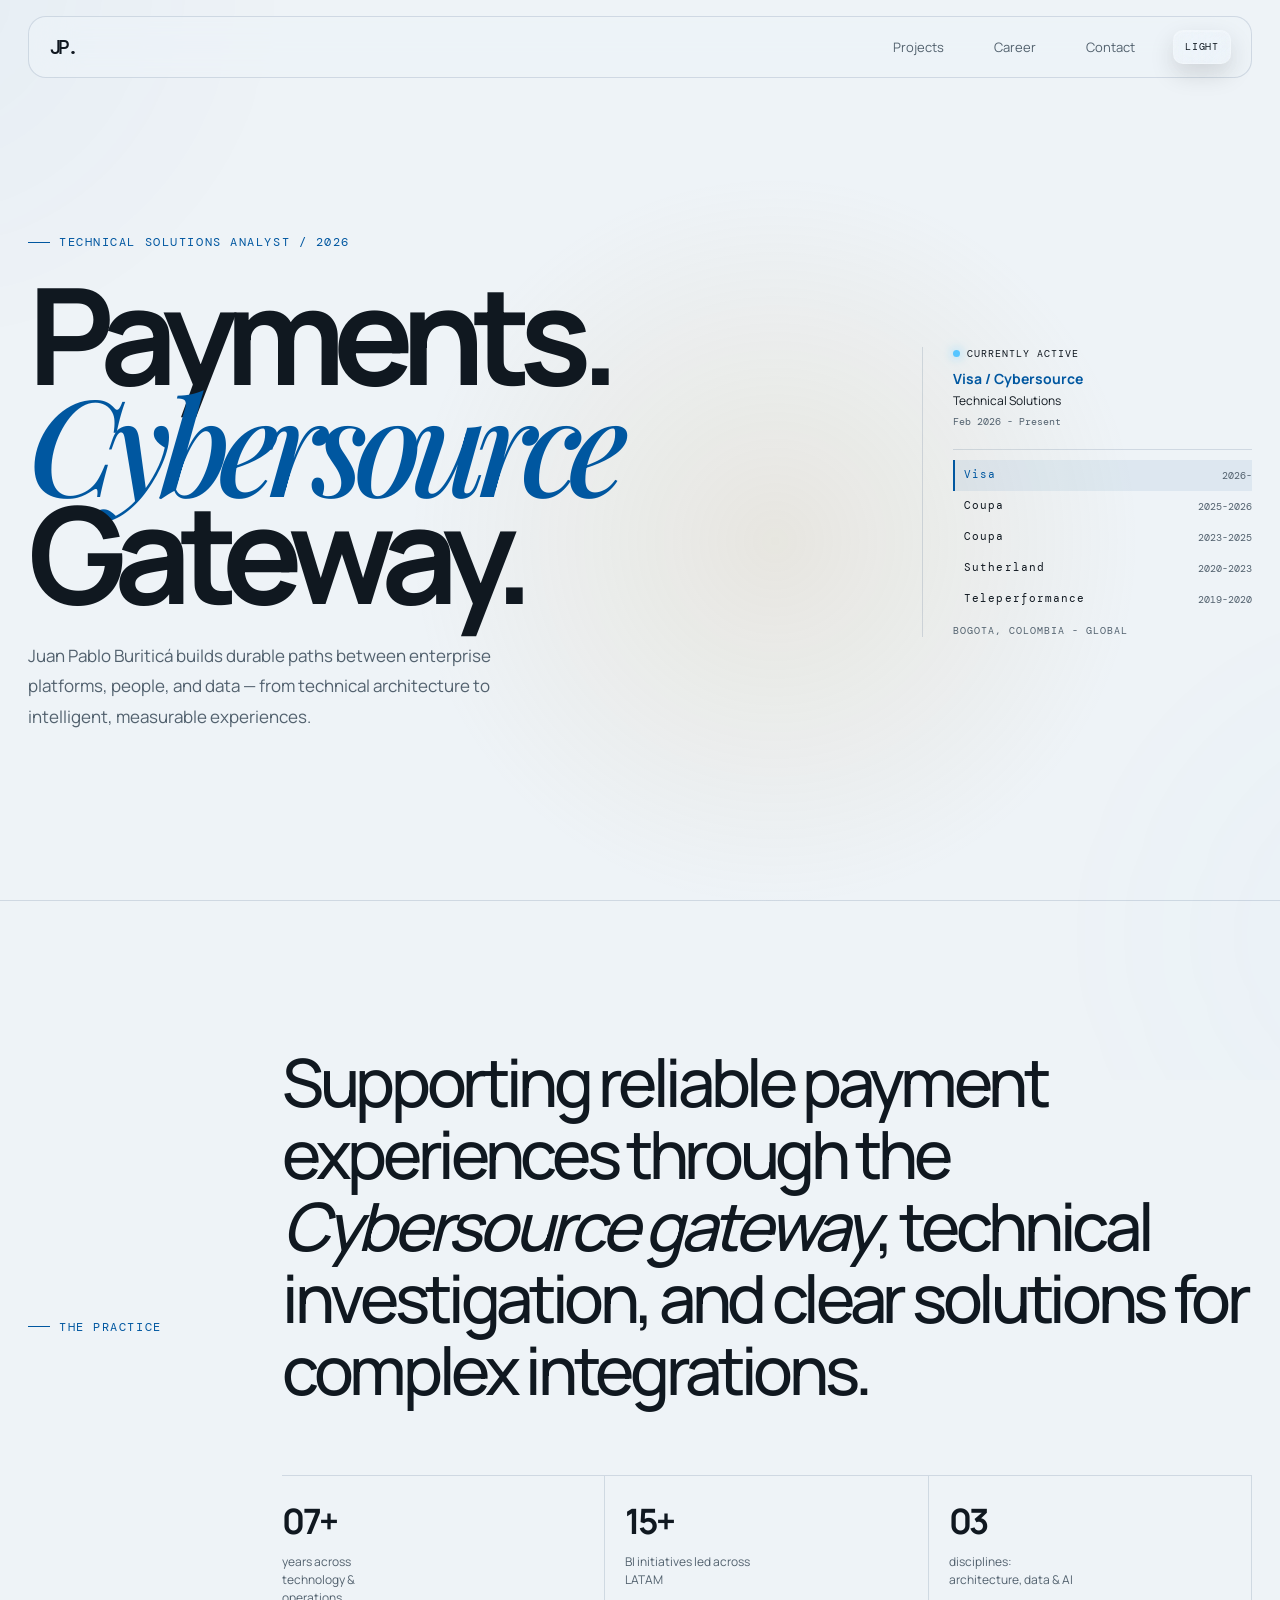
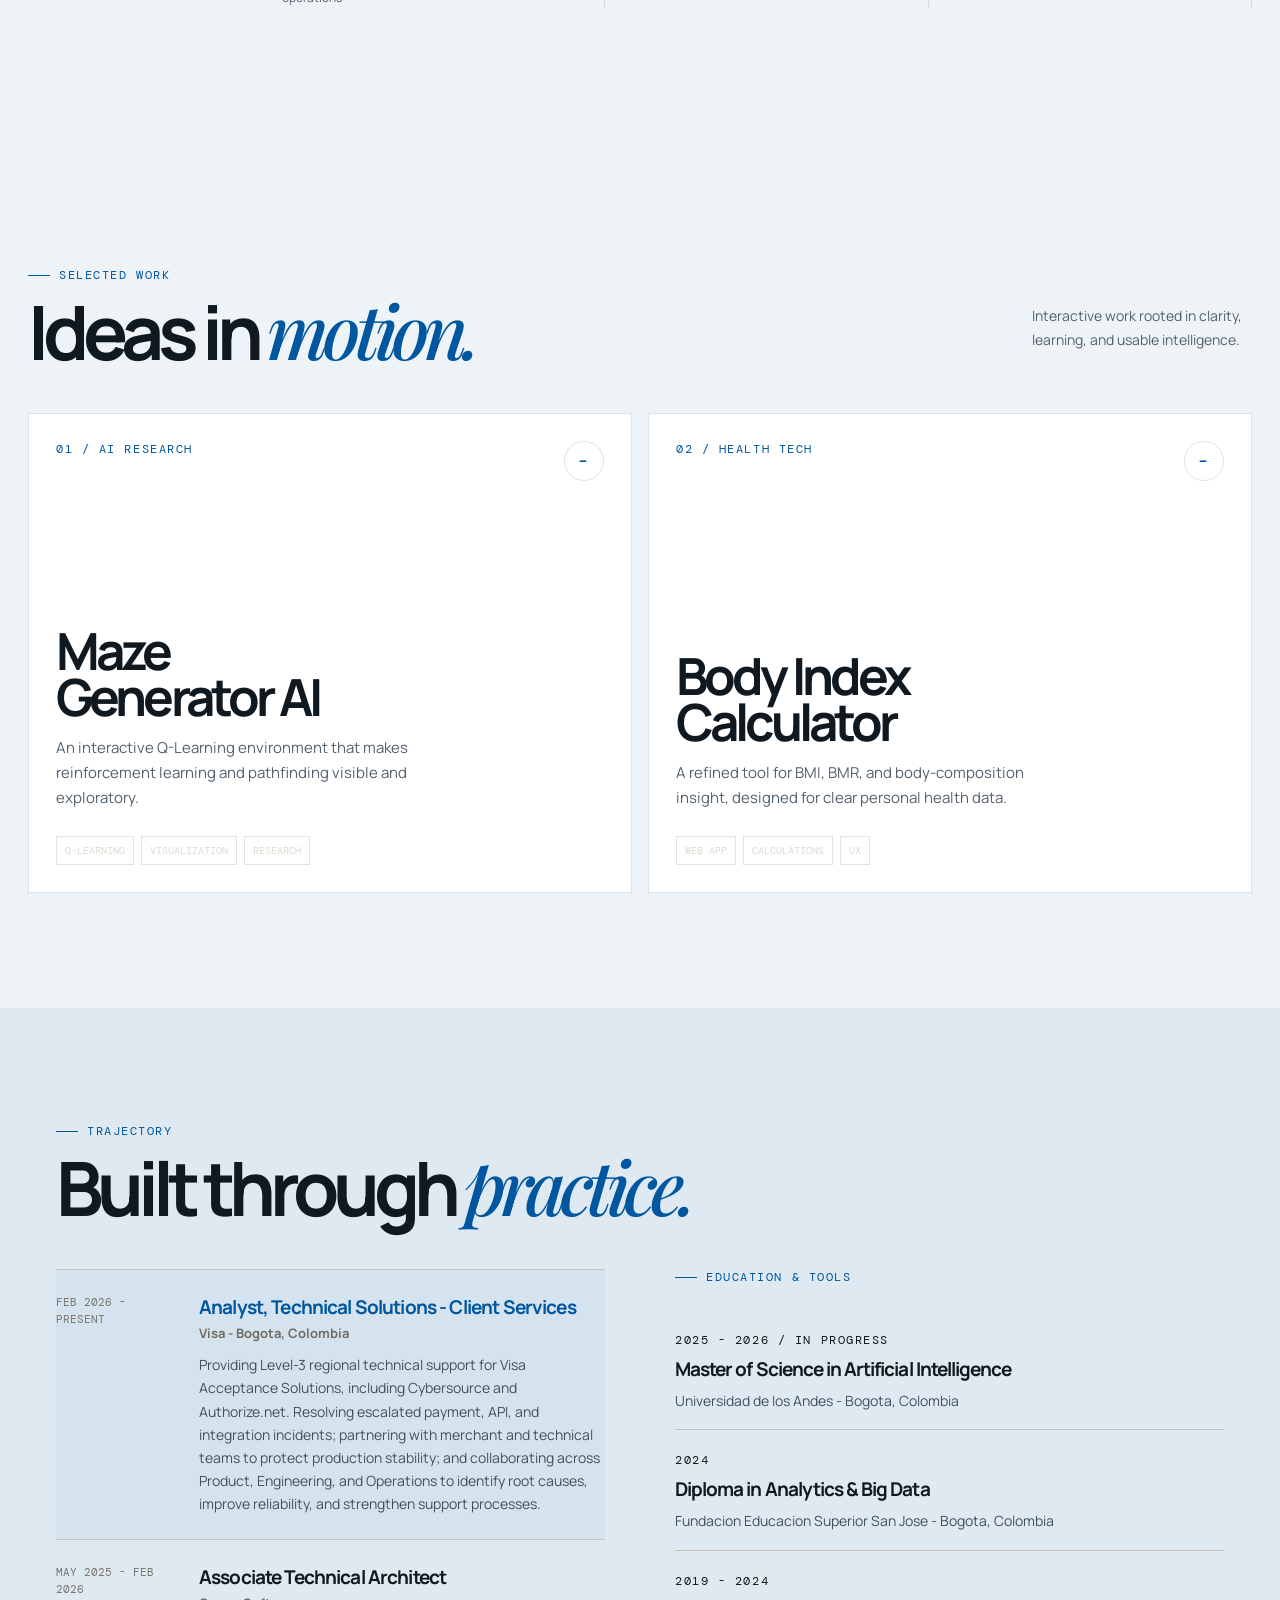
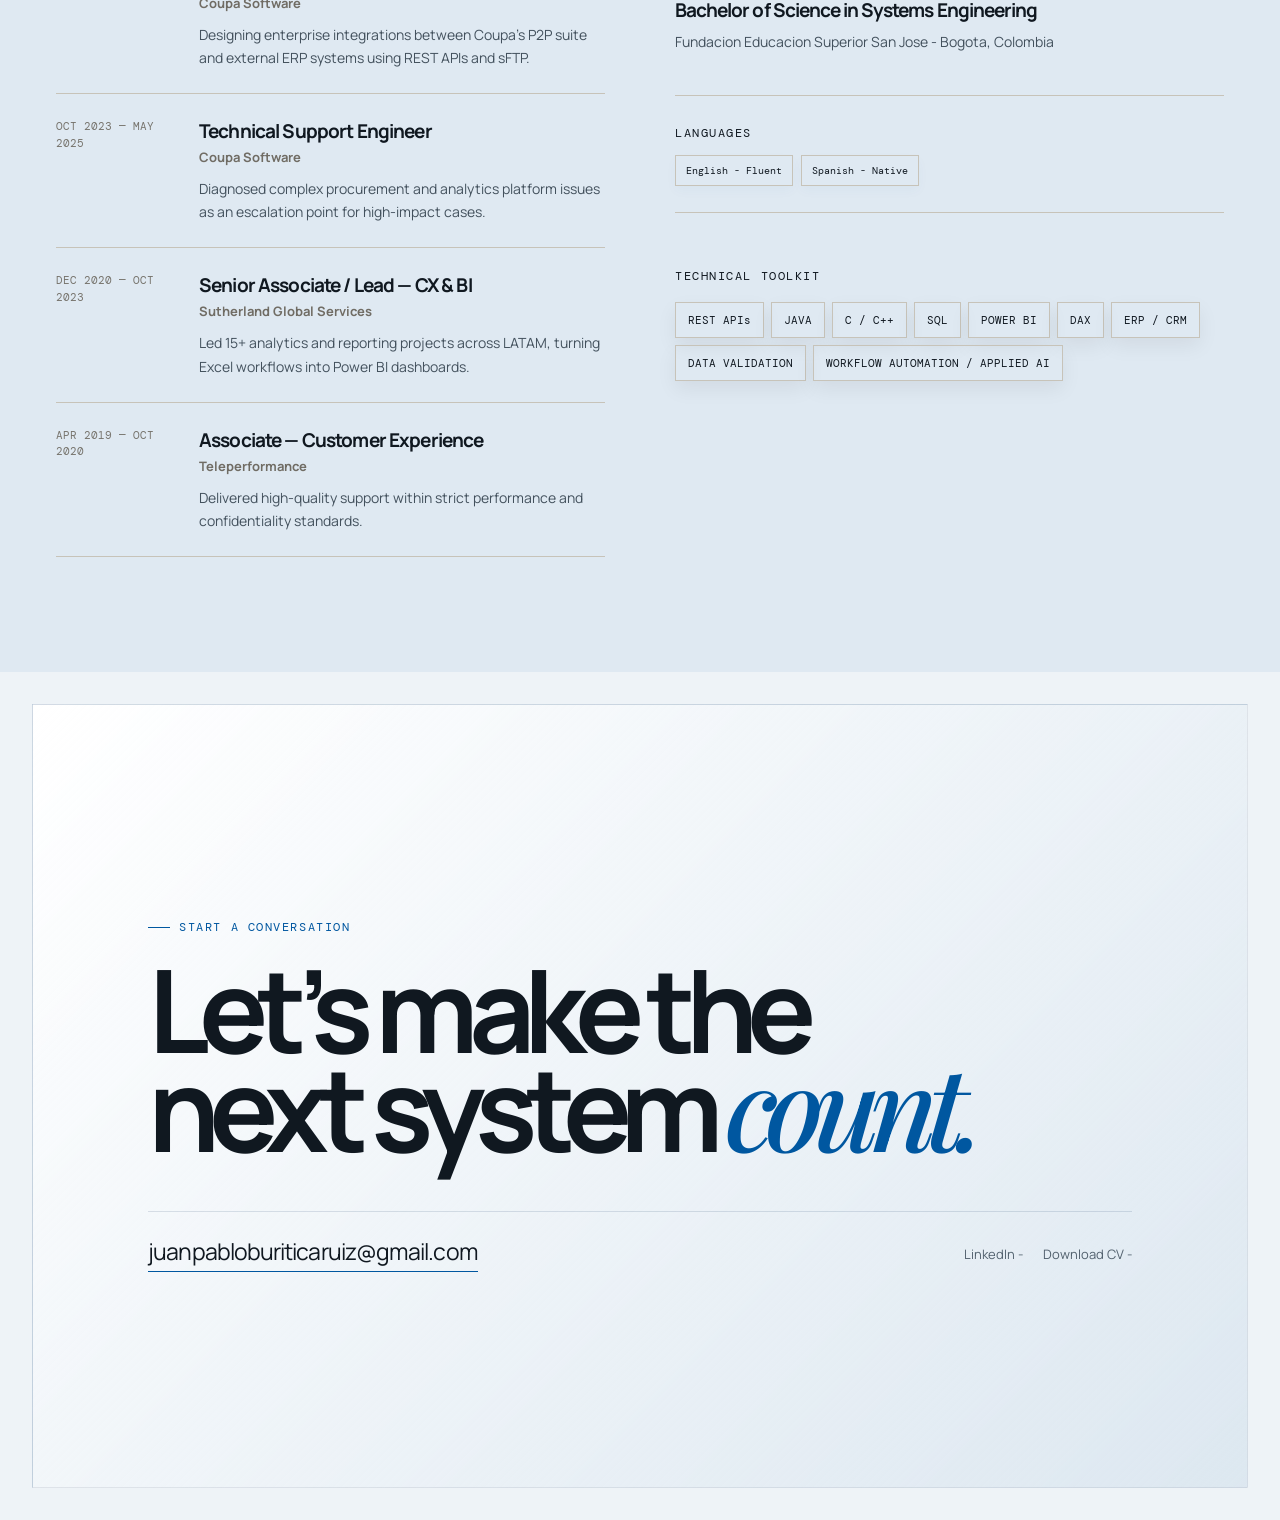
<file: index.html>
<!doctype html>
<html lang="en"><head><meta charset="utf-8"><meta name="viewport" content="width=device-width,initial-scale=1"><meta name="description" content="Juan Pablo Buriticá — Technical Architect"><title>JP — Technical Architect</title><link rel="preconnect" href="https://fonts.googleapis.com"><link rel="preconnect" href="https://fonts.gstatic.com" crossorigin><link href="https://fonts.googleapis.com/css2?family=DM+Mono&family=Manrope:wght@400;500;600;700&family=Playfair+Display:ital,wght@0,500;1,500&display=swap" rel="stylesheet"><style>
:root{--bg:#0b0c0d;--panel:#141617;--text:#f1eee5;--muted:#aaa8a1;--line:#ffffff1a;--gold:#c7a56a;--lime:#c7ff7a}*{box-sizing:border-box}html{scroll-behavior:smooth}body{margin:0;background:var(--bg);color:var(--text);font-family:Manrope,sans-serif}.wrap{width:min(1320px,calc(100% - 56px));margin:auto}.mono,.eyebrow{font:10px 'DM Mono',monospace;letter-spacing:.13em;text-transform:uppercase}.eyebrow{color:var(--gold);display:flex;gap:9px;align-items:center}.eyebrow:before{content:'';width:22px;height:1px;background:currentColor}a{color:inherit;text-decoration:none}.nav{height:84px;border-bottom:1px solid var(--line);display:flex;justify-content:space-between;align-items:center}.logo{font:500 20px 'DM Mono',monospace;letter-spacing:-.15em}.nav nav{display:flex;gap:26px;color:var(--muted);font-size:12px}.nav nav a:hover{color:var(--text)}.hero{min-height:calc(100vh - 84px);padding:100px 0 40px;display:grid;grid-template-columns:1fr 210px;align-items:end;position:relative}.hero:after{content:'';position:absolute;width:65vw;aspect-ratio:1;right:5%;top:5%;background:radial-gradient(circle,rgba(199,165,106,.16),transparent 62%)}.hero>*{z-index:1}.hero h1{font-size:clamp(64px,10.5vw,148px);line-height:.8;letter-spacing:-.087em;margin:30px 0 34px}.hero em,.title em,.contact em{font-family:'Playfair Display',serif;font-weight:500;color:var(--gold)}.intro{max-width:480px;color:var(--muted);font-size:15px;line-height:1.8}.aside{height:100%;border-left:1px solid var(--line);padding-left:25px;display:flex;justify-content:space-between;flex-direction:column;color:var(--muted);font-size:12px;line-height:1.7}.aside b{color:var(--text);display:block;font:10px 'DM Mono',monospace;letter-spacing:.1em}.dot{width:7px;height:7px;background:var(--lime);display:inline-block;border-radius:50%;box-shadow:0 0 12px var(--lime);margin-right:7px}.vertical{writing-mode:vertical-rl;transform:rotate(180deg);font:10px 'DM Mono',monospace;letter-spacing:.12em}.line{border:0;border-top:1px solid var(--line);margin:0}.statement{display:grid;grid-template-columns:210px 1fr;gap:44px;padding:145px 0}.statement h2{font-size:clamp(34px,5.2vw,70px);line-height:1.08;letter-spacing:-.065em;font-weight:500;margin:0;max-width:1000px}.stats{display:grid;grid-template-columns:repeat(3,1fr);margin-top:70px;border-top:1px solid var(--line)}.stat{padding:21px 20px 0 0;border-right:1px solid var(--line)}.stat+.stat{padding-left:20px}.stat b{font-size:35px;letter-spacing:-.07em}.stat span{display:block;max-width:130px;color:var(--muted);font-size:11px;line-height:1.5;margin-top:8px}.section{padding:115px 0}.heading{display:flex;justify-content:space-between;align-items:end;margin-bottom:48px}.title{margin:13px 0 0;font-size:clamp(42px,6vw,75px);line-height:.88;letter-spacing:-.08em}.note{max-width:220px;color:var(--muted);font-size:12px;line-height:1.7}.projects{display:grid;grid-template-columns:1.2fr .8fr;gap:16px}.card{min-height:420px;padding:27px;border:1px solid var(--line);background:var(--panel);display:flex;flex-direction:column;justify-content:space-between;transition:.35s;position:relative;overflow:hidden}.card:nth-child(2){background:#1b1b18}.card:hover{transform:translateY(-7px);border-color:var(--gold)}.top{display:flex;justify-content:space-between;color:var(--gold)}.go{height:40px;width:40px;border:1px solid var(--line);border-radius:50%;display:grid;place-items:center;font-size:20px}.card h3{font-size:clamp(34px,4vw,58px);line-height:.9;letter-spacing:-.075em;margin:0 0 17px}.card p{max-width:390px;color:var(--muted);font-size:13px;line-height:1.65}.tags{display:flex;gap:7px;flex-wrap:wrap;margin-top:26px}.tag{border:1px solid var(--line);padding:7px 8px;color:#ddd9cf;font:9px 'DM Mono',monospace}.career{background:#f1eee5;color:#101112;padding:115px max(28px,calc((100vw - min(1320px,calc(100vw - 56px)))/2))}.career .eyebrow,.career em{color:#846a3c}.grid{display:grid;grid-template-columns:1fr 1fr;gap:70px}.timeline{border-top:1px solid #c7c3b9}.role{display:grid;grid-template-columns:125px 1fr;gap:18px;padding:24px 0;border-bottom:1px solid #c7c3b9}.date{font:10px/1.5 'DM Mono',monospace;color:#77746d;text-transform:uppercase}.role h3{font-size:19px;letter-spacing:-.045em;margin:0 0 4px}.role h4{font-size:11px;margin:0 0 11px;color:#706c64}.role p,.education p{font-size:12px;line-height:1.65;color:#66625b;margin:0}.education{padding:25px 0;border-bottom:1px solid #c7c3b9}.education h3{margin:10px 0 7px;font-size:23px;letter-spacing:-.05em}.skills{margin-top:50px}.pills{display:flex;flex-wrap:wrap;gap:7px;margin-top:17px}.pills span{padding:8px;border:1px solid #c7c3b9;font:9px 'DM Mono',monospace}.contact{padding:140px 0 38px}.contact h2{font-size:clamp(53px,9vw,125px);line-height:.82;letter-spacing:-.09em;margin:27px 0 48px}.contact-row{border-top:1px solid var(--line);padding-top:23px;display:flex;justify-content:space-between;align-items:center}.mail{font-size:clamp(15px,2vw,23px);letter-spacing:-.04em;border-bottom:1px solid var(--gold);padding-bottom:4px}.links{display:flex;gap:20px;color:var(--muted);font-size:11px}.reveal{opacity:0;transform:translateY(22px);transition:.8s}.reveal.on{opacity:1;transform:none}@media(max-width:720px){.wrap{width:calc(100% - 38px)}.nav{height:70px}.nav nav{display:none}.hero{min-height:calc(100svh - 70px);grid-template-columns:1fr;padding:65px 0 28px}.hero h1{font-size:clamp(56px,17vw,90px);margin:25px 0}.aside{height:auto;border:0;padding:0;margin-top:35px}.vertical{display:none}.statement{grid-template-columns:1fr;padding:85px 0;gap:25px}.stats{margin-top:45px}.stat{padding:15px 9px 0 0}.stat+.stat{padding-left:10px}.stat b{font-size:26px}.stat span{font-size:9px}.section{padding:82px 0}.heading{display:block;margin-bottom:30px}.note{margin-top:24px}.projects,.grid{grid-template-columns:1fr}.card{min-height:340px;padding:20px}.career{padding:82px 19px}.grid{gap:48px}.role{grid-template-columns:1fr;gap:9px}.contact{padding:92px 0 28px}.contact-row{display:block}.links{margin-top:24px}}
</style></head><body><header class="wrap nav"><a class="logo" href="#top">JP.</a><nav><a href="#work">Projects</a><a href="#career">Career</a><a href="#contact">Contact</a></nav></header><main id="top"><section class="wrap hero"><div class="reveal"><span class="eyebrow">Technical architect / 2026</span><h1>Systems that<br>make <em>complexity</em><br>feel clear.</h1><p class="intro">Juan Pablo Buriticá builds durable paths between enterprise platforms, people, and data — from technical architecture to intelligent, measurable experiences.</p></div><aside class="aside reveal"><div><b><span class="dot"></span>Currently active</b>Technical Architecture<br>Enterprise Integrations</div><div class="vertical">BOGOTÁ, COLOMBIA — GLOBAL</div></aside></section><hr class="line"><section class="wrap statement reveal"><span class="eyebrow">The practice</span><div><h2>I translate the friction between SaaS, ERP, APIs, and analytics into <em>reliable systems</em> people can move through with confidence.</h2><div class="stats"><div class="stat"><b>06+</b><span>years across technology &amp; operations</span></div><div class="stat"><b>15+</b><span>BI initiatives led across LATAM</span></div><div class="stat"><b>03</b><span>disciplines: architecture, data &amp; AI</span></div></div></div></section><section class="wrap section" id="work"><div class="heading reveal"><div><span class="eyebrow">Selected work</span><h2 class="title">Ideas in <em>motion.</em></h2></div><p class="note">Interactive work rooted in clarity, learning, and usable intelligence.</p></div><div class="projects"><a class="card reveal" href="https://juanburitica.github.io/Q-Learning/" target="_blank"><div class="top mono">01 / AI RESEARCH <span class="go">↗</span></div><div><h3>Maze<br>Generator AI</h3><p>An interactive Q-Learning environment that makes reinforcement learning and pathfinding visible and exploratory.</p><div class="tags"><span class="tag">Q-LEARNING</span><span class="tag">VISUALIZATION</span><span class="tag">RESEARCH</span></div></div></a><a class="card reveal" href="https://juanburitica.github.io/calculadora-indices/" target="_blank"><div class="top mono">02 / HEALTH TECH <span class="go">↗</span></div><div><h3>Body Index<br>Calculator</h3><p>A refined tool for BMI, BMR, and body-composition insight, designed for clear personal health data.</p><div class="tags"><span class="tag">WEB APP</span><span class="tag">CALCULATIONS</span><span class="tag">UX</span></div></div></a></div></section><section class="career" id="career"><div class="wrap"><div class="heading reveal"><div><span class="eyebrow">Trajectory</span><h2 class="title">Built through <em>practice.</em></h2></div><p class="note">An evolving perspective on systems, customer outcomes, and data-led decisions.</p></div><div class="grid"><div class="timeline reveal"><article class="role"><span class="date">May 2025 — Present</span><div><h3>Associate Technical Architect</h3><h4>Coupa Software</h4><p>Designing enterprise integrations between Coupa’s P2P suite and external ERP systems using REST APIs and sFTP.</p></div></article><article class="role"><span class="date">Oct 2023 — May 2025</span><div><h3>Technical Support Engineer</h3><h4>Coupa Software</h4><p>Diagnosed complex procurement and analytics platform issues as an escalation point for high-impact cases.</p></div></article><article class="role"><span class="date">Dec 2020 — Oct 2023</span><div><h3>Senior Associate / Lead — CX &amp; BI</h3><h4>Sutherland Global Services</h4><p>Led 15+ analytics and reporting projects across LATAM, turning Excel workflows into Power BI dashboards.</p></div></article><article class="role"><span class="date">Apr 2019 — Oct 2020</span><div><h3>Associate — Customer Experience</h3><h4>Teleperformance</h4><p>Delivered high-quality support within strict performance and confidentiality standards.</p></div></article></div><div class="reveal"><span class="eyebrow">Education &amp; tools</span><div class="education"><h3>MSc in Artificial Intelligence</h3><p>Universidad de los Andes · 2025 — 2026 · In progress</p></div><div class="skills"><span class="mono">Technical toolkit</span><div class="pills"><span>REST APIs</span><span>JAVA</span><span>C / C++</span><span>SQL</span><span>POWER BI</span><span>DAX</span><span>ERP / CRM</span><span>DATA VALIDATION</span><span>WORKFLOW AUTOMATION</span><span>APPLIED AI</span></div></div></div></div></div></section><section class="wrap contact reveal" id="contact"><span class="eyebrow">Start a conversation</span><h2>Let’s make the<br>next system <em>count.</em></h2><div class="contact-row"><a class="mail" href="mailto:juanpabloburiticaruiz@gmail.com">juanpabloburiticaruiz@gmail.com</a><div class="links"><a href="https://www.linkedin.com/in/juanburitica/" target="_blank">LinkedIn ↗</a><a href="https://drive.google.com/uc?export=download&id=1TKG00hrfge-rzBQvMB8kqTWKdrwEXma-" target="_blank">Download CV ↗</a></div></div></section></main><script>const o=new IntersectionObserver(e=>e.forEach(x=>{if(x.isIntersecting){x.target.classList.add('on');o.unobserve(x.target)}}),{threshold:.12});document.querySelectorAll('.reveal').forEach(x=>o.observe(x));</script></body></html>
<style id="v2-enhancements">
:root{--gold:#0057a0;--lime:#56c5ff}.light{--bg:#eef3f7;--panel:#fff;--text:#101820;--muted:#52616e;--line:#0a315a22}.light .career{background:#dfe9f2;color:#101820}.light .card,.light .card:nth-child(2){background:#fff}.light .role p,.light .education p{color:#43515d}body{padding-top:84px}.nav{position:fixed;top:16px;left:50%;transform:translateX(-50%);z-index:20;width:min(1320px,calc(100% - 56px));height:62px;padding:0 20px;background:#0b0c0dbb;backdrop-filter:blur(22px) saturate(160%);border:1px solid var(--line);border-radius:18px}.light .nav{background:#eef3f7bb}.mode,.crystal{background:linear-gradient(135deg,#ffffff22,#ffffff05);backdrop-filter:blur(16px) saturate(180%);border:1px solid #ffffff30;box-shadow:inset 0 1px #ffffff35,0 10px 24px #0002;transition:.35s cubic-bezier(.2,.8,.2,1)}.mode{color:var(--text);font:10px 'DM Mono',monospace;letter-spacing:.08em;padding:9px 11px;border-radius:10px;cursor:pointer}.mode:hover,.crystal:hover{background:#ffffff30;border-color:#ffffff70;box-shadow:inset 0 1px #ffffff8a,0 13px 28px #0057a055;transform:translateY(-2px)}.work-ledger{margin-top:20px;border-top:1px solid var(--line);padding-top:10px;font:9px/1.7 'DM Mono',monospace}.work-ledger div{display:flex;justify-content:space-between;gap:8px;padding:4px 0;color:var(--muted)}.work-ledger b{color:var(--text);font-weight:400}.form-grid{display:grid;grid-template-columns:1fr 1fr;gap:13px;margin:42px 0 12px}.form-grid textarea,.form-grid .wide{grid-column:1/-1}.form-grid input,.form-grid textarea{width:100%;background:transparent;border:1px solid var(--line);border-radius:10px;padding:14px;color:var(--text);font:13px Manrope,sans-serif;outline:0}.form-grid input:focus,.form-grid textarea:focus{border-color:#0057a0;box-shadow:0 0 0 3px #0057a022}.form-grid textarea{resize:vertical;min-height:105px}.send{width:100%;padding:15px;border-radius:12px;color:white;background:#0057a0;cursor:pointer;font:10px 'DM Mono',monospace;letter-spacing:.12em}.form-msg{font-size:12px;color:var(--muted);margin:13px 0 24px}.form-msg.error{color:#ff7777}@media(max-width:720px){body{padding-top:82px}.nav{width:calc(100% - 30px);top:10px}.nav nav{display:flex;gap:12px;font-size:10px}.mode{padding:7px}.form-grid{grid-template-columns:1fr}.form-grid textarea,.form-grid .wide{grid-column:auto}.aside{display:block}.vertical{display:none}}
</style>
<script>
(()=>{const nav=document.querySelector('.nav nav');const t=document.createElement('button');t.className='mode crystal';t.textContent='LIGHT';t.type='button';t.onclick=()=>{document.documentElement.classList.toggle('light');const light=document.documentElement.classList.contains('light');t.textContent=light?'DARK':'LIGHT';localStorage.setItem('jp-theme',light?'light':'dark')};if(localStorage.getItem('jp-theme')==='light')t.click();nav.append(t);const aside=document.querySelector('.aside > div');aside.innerHTML='<b><span class="dot"></span>Currently active</b>Visa / Cybersource<br>Technical Solutions<div class="work-ledger"><div><b>Coupa</b><span>2023�2025</span></div><div><b>Sutherland</b><span>2020�2023</span></div><div><b>Teleperformance</b><span>2019�2020</span></div></div>';const row=document.querySelector('.contact-row');const form=document.createElement('form');form.className='form-grid';form.innerHTML='<input type="hidden" name="access_key" value="79050d99-e386-4b36-9686-3fd1b16a1ccd"><input name="name" required placeholder="Your name"><input name="email" type="email" required placeholder="Email address"><textarea name="message" required placeholder="Tell me about your project or opportunity."></textarea><button class="send crystal" type="submit">SEND MESSAGE</button>';const msg=document.createElement('p');msg.className='form-msg';row.before(form,msg);form.onsubmit=async e=>{e.preventDefault();const b=form.querySelector('button');b.disabled=true;b.textContent='SENDING...';msg.textContent='';try{const r=await fetch('https://api.web3forms.com/submit',{method:'POST',headers:{'Content-Type':'application/json',Accept:'application/json'},body:JSON.stringify(Object.fromEntries(new FormData(form)))});if(!r.ok)throw Error();form.reset();msg.textContent='Message received � thank you.'}catch{msg.textContent='Unable to send right now. Please email me directly.';msg.className='form-msg error'}finally{b.disabled=false;b.textContent='SEND MESSAGE'}}})();
</script>
<script>document.addEventListener('DOMContentLoaded',()=>{document.querySelector('.form-grid')?.remove();document.querySelector('.form-msg')?.remove()});</script>
<style id="readability-and-motion">
/* Readability pass */
.mono,.eyebrow{font-size:12px}.nav nav{font-size:13px}.intro{font-size:17px}.aside{font-size:14px}.aside b,.work-ledger{font-size:11px}.note{font-size:14px}.card p{font-size:15px}.tag{font-size:10px}.role p,.education p{font-size:14px}.role h4{font-size:13px}.date{font-size:11px}.pills span{font-size:11px;padding:10px 12px}.links{font-size:13px}.stat span{font-size:12px}.projects{grid-template-columns:1fr 1fr}.card{min-height:480px}.card:nth-child(2){min-height:480px}.card:after{content:'';position:absolute;inset:-50%;background:radial-gradient(circle at 55% 45%,#0057a033,transparent 32%);opacity:0;transition:.5s}.card:hover:after{opacity:1;animation:cardGlow 2.6s ease-in-out infinite}.card>*{position:relative;z-index:1}@keyframes cardGlow{50%{transform:scale(1.18)}}.pills span{animation:float 4.8s ease-in-out infinite;box-shadow:0 8px 20px #00000010}.pills span:nth-child(2n){animation-delay:-1.2s}.pills span:nth-child(3n){animation-delay:-2.4s}@keyframes float{0%,100%{transform:translateY(0)}50%{transform:translateY(-7px);border-color:#0057a099;box-shadow:0 13px 23px #0057a022}}@media(max-width:720px){.mono,.eyebrow{font-size:11px}.intro{font-size:16px}.projects{grid-template-columns:1fr}.card,.card:nth-child(2){min-height:390px}.card p{font-size:14px}}
</style>
<script>document.addEventListener('DOMContentLoaded',()=>{document.querySelectorAll('.go').forEach(x=>x.textContent='-');document.querySelectorAll('a').forEach(x=>{if(x.textContent.includes('↗'))x.textContent=x.textContent.replaceAll('↗','-')})});</script>
<style id="motion-tuning">.card:hover:after{animation-duration:1.15s}.pills span{animation-duration:2.2s}.pills span:nth-child(2n){animation-delay:-.55s}.pills span:nth-child(3n){animation-delay:-1.1s}@media(prefers-reduced-motion:reduce){.pills span,.card:hover:after{animation:none}}</style>
<script>document.addEventListener('DOMContentLoaded',()=>{document.querySelectorAll('.work-ledger span').forEach(x=>x.textContent=x.textContent.replace(/[^0-9]/g,'-').replace(/--+/g,'-'))});</script>
<style id="role-and-nav-update">.nav nav{align-items:center}.mode{height:34px;display:inline-flex;align-items:center;justify-content:center;line-height:1;margin:0}.nav nav a{display:inline-flex;align-items:center;height:34px;padding:0 11px;border:1px solid transparent;border-radius:10px;transition:.35s cubic-bezier(.2,.8,.2,1)}.nav nav a:hover{color:var(--text);background:#ffffff30;border-color:#ffffff70;box-shadow:inset 0 1px #ffffff8a,0 13px 28px #0057a055;transform:translateY(-2px)}</style>
<script>
(()=>{const heroLabel=document.querySelector('.hero .eyebrow');if(heroLabel)heroLabel.textContent='Technical Solutions Analyst / 2026';const heroTitle=document.querySelector('.hero h1');if(heroTitle)heroTitle.innerHTML='Payments.<br><em>Cybersource</em><br>Gateway.';const statement=document.querySelector('.statement h2');if(statement)statement.innerHTML='Supporting reliable payment experiences through the <em>Cybersource gateway</em>, technical investigation, and clear solutions for complex integrations.';const firstStat=document.querySelector('.stat b');if(firstStat)firstStat.textContent='07+'})();
</script>
<style id="experience-blue-toolkit-smooth">
.career .eyebrow,.career .title em{color:#0057a0}.career .eyebrow:before{background:#0057a0}.pills span{animation:smoothDrift 3.1s cubic-bezier(.45,.05,.55,.95) infinite;will-change:transform}.pills span:nth-child(2n){animation-delay:-.8s}.pills span:nth-child(3n){animation-delay:-1.6s}@keyframes smoothDrift{0%,100%{transform:translate3d(0,0,0);border-color:#c7c3b9;box-shadow:0 5px 12px #0057a008}50%{transform:translate3d(0,-3px,0);border-color:#0057a070;box-shadow:0 10px 18px #0057a018}}
</style>
<script>
(()=>{const timeline=document.querySelector('.timeline');if(!timeline||timeline.dataset.visaAdded)return;timeline.dataset.visaAdded='true';timeline.insertAdjacentHTML('afterbegin','<article class="role visa-role"><span class="date">Feb 2026 - Present</span><div><h3>Analyst, Technical Solutions - Client Services</h3><h4>Visa - Bogota, Colombia</h4><p>Providing Level-3 regional technical support for Visa Acceptance Solutions, including Cybersource and Authorize.net. Resolving escalated payment, API, and integration incidents; partnering with merchant and technical teams to protect production stability; and collaborating across Product, Engineering, and Operations to identify root causes, improve reliability, and strengthen support processes.</p></div></article>');const ledger=document.querySelector('.work-ledger');if(ledger){const current=document.createElement('div');current.innerHTML='<b>Visa</b><span>Feb 2026 - Present</span>';ledger.prepend(current)}})();
</script>
<style>.visa-role{background:#0057a00b}.visa-role h3{color:#0057a0}.visa-role p{max-width:510px}</style>
<style id="hero-and-ledger-correction">@media(min-width:721px){.hero{align-items:center;padding:40px 0}.hero .aside{height:auto;min-height:290px}}.work-ledger div:first-child b{color:#0057a0}</style>
<script>
(()=>{const ledger=document.querySelector('.work-ledger');if(ledger)ledger.innerHTML='<div><b>Visa</b><span>Feb 2026 - Present</span></div><div><b>Coupa</b><span>Oct 2023 - Feb 2026</span></div><div><b>Sutherland</b><span>Dec 2020 - Oct 2023</span></div><div><b>Teleperformance</b><span>Apr 2019 - Oct 2020</span></div>'})();
</script>
<script>(()=>{document.querySelectorAll('.timeline .role').forEach(role=>{if(role.querySelector('h3')?.textContent.includes('Associate Technical Architect'))role.querySelector('.date').textContent='May 2025 - Feb 2026'})})();</script>
<style id="wider-status-ledger">@media(min-width:721px){.hero{grid-template-columns:minmax(0,1fr) 330px}.hero .aside{padding-left:30px}.work-ledger div{white-space:nowrap;gap:14px}.work-ledger span{font-size:10px}}</style>
<style id="education-expansion">.education .degree{padding:17px 0;border-bottom:1px solid #c7c3b9}.education .degree:last-child{border-bottom:0}.education .degree h3{font-size:19px;margin:7px 0}.education .degree p{margin:0}.languages{padding:24px 0 4px;border-bottom:1px solid #c7c3b9}.language-list{display:flex;gap:8px;flex-wrap:wrap;margin-top:13px}.language-list span{padding:8px 10px;border:1px solid #c7c3b9;font:10px 'DM Mono',monospace}</style>
<script>
(()=>{const education=document.querySelector('.education');if(!education)return;education.innerHTML='<div class="degree"><span class="mono">2025 - 2026 / IN PROGRESS</span><h3>Master of Science in Artificial Intelligence</h3><p>Universidad de los Andes - Bogota, Colombia</p></div><div class="degree"><span class="mono">2024</span><h3>Diploma in Analytics &amp; Big Data</h3><p>Fundacion Educacion Superior San Jose - Bogota, Colombia</p></div><div class="degree"><span class="mono">2019 - 2024</span><h3>Bachelor of Science in Systems Engineering</h3><p>Fundacion Educacion Superior San Jose - Bogota, Colombia</p></div>';if(!document.querySelector('.languages'))education.insertAdjacentHTML('afterend','<div class="languages"><span class="mono">LANGUAGES</span><div class="language-list"><span>English - Fluent</span><span>Spanish - Native</span></div></div>')})();
</script>
<style id="interactive-status-bar">.vertical{writing-mode:horizontal-tb;transform:none;color:var(--muted);font:10px 'DM Mono',monospace;letter-spacing:.1em}.status-summary b{display:block;font:10px 'DM Mono',monospace;letter-spacing:.1em;text-transform:uppercase;color:var(--text);margin-bottom:7px}.status-company,.status-role,.status-date{display:block}.status-company{font-size:14px;font-weight:700;color:#0057a0}.status-role{font-size:12px;color:var(--text)}.status-date{font:10px 'DM Mono',monospace;color:var(--muted);margin-top:4px}.work-ledger{margin-top:21px}.work-ledger div{cursor:pointer;border-left:2px solid transparent;padding:7px 0 7px 9px;transition:.25s}.work-ledger div:hover{background:#0057a010}.work-ledger div.selected{border-left-color:#0057a0;background:#0057a012}.work-ledger div.selected b{color:#0057a0}.work-ledger div.inactive.selected{border-left-color:#d65c5c;background:#d65c5c10}.work-ledger div.inactive.selected b,.work-ledger div.inactive.selected span{color:#d65c5c}</style>
<script>
(()=>{const aside=document.querySelector('.aside');if(!aside)return;const vertical=aside.querySelector('.vertical');const panel=document.createElement('div');panel.className='status-panel';panel.innerHTML='<div class="status-summary"><b id="status-kind"><span class="dot"></span>Currently active</b><span class="status-company" id="status-company">Visa / Cybersource</span><span class="status-role" id="status-role">Technical Solutions</span><span class="status-date" id="status-date">Feb 2026 - Present</span></div><div class="work-ledger"><div class="selected" data-company="Visa / Cybersource" data-role="Technical Solutions" data-date="Feb 2026 - Present" data-active="true"><b>Visa</b><span>2026 - Present</span></div><div class="inactive" data-company="Coupa Software" data-role="Associate Technical Architect" data-date="May 2025 - Feb 2026"><b>Coupa</b><span>2025 - 2026</span></div><div class="inactive" data-company="Coupa Software" data-role="Technical Support Engineer" data-date="Oct 2023 - May 2025"><b>Coupa</b><span>2023 - 2025</span></div><div class="inactive" data-company="Sutherland Global Services" data-role="Senior Associate / Lead - CX & BI" data-date="Dec 2020 - Oct 2023"><b>Sutherland</b><span>2020 - 2023</span></div><div class="inactive" data-company="Teleperformance" data-role="Associate - Customer Experience" data-date="Apr 2019 - Oct 2020"><b>Teleperformance</b><span>2019 - 2020</span></div></div>';aside.firstElementChild.replaceWith(panel);aside.querySelectorAll('.work-ledger div').forEach(item=>item.onclick=()=>{aside.querySelectorAll('.work-ledger div').forEach(x=>x.classList.remove('selected'));item.classList.add('selected');const active=item.dataset.active==='true';document.querySelector('#status-kind').innerHTML=active?'<span class="dot"></span>Currently active':'Inactive / previous role';document.querySelector('#status-company').textContent=item.dataset.company;document.querySelector('#status-role').textContent=item.dataset.role;document.querySelector('#status-date').textContent=item.dataset.date});vertical.textContent='BOGOTA, COLOMBIA - GLOBAL'})();
</script>
<style id="toolkit-contact-layout">.contact{width:calc(100% - 64px);max-width:none;min-height:calc(100svh - 116px);margin:32px auto;padding:clamp(55px,9vw,150px);border:1px solid var(--line);background:linear-gradient(135deg,var(--panel),#0057a012);display:flex;flex-direction:column;justify-content:center}.contact .contact-row{margin-top:8px}@media(max-width:720px){.contact{width:calc(100% - 30px);min-height:calc(100svh - 90px);margin:15px auto;padding:45px 24px}}
</style>
<script>(()=>{const pills=document.querySelector('.pills');if(!pills)return;const items=[...pills.querySelectorAll('span')];const workflow=items.find(x=>x.textContent.trim()==='WORKFLOW AUTOMATION'),ai=items.find(x=>x.textContent.trim()==='APPLIED AI');if(workflow&&ai){workflow.textContent='WORKFLOW AUTOMATION / APPLIED AI';ai.remove()}})();</script>
<style id="language-motion">.language-list span{animation:smoothDrift 3.1s cubic-bezier(.45,.05,.55,.95) infinite;will-change:transform;box-shadow:0 5px 12px #0057a008}.language-list span:nth-child(2){animation-delay:-1.55s}</style>
<style id="language-spacing-light-default">.languages{padding-bottom:22px}.languages .language-list{margin-bottom:4px}</style>
<script>(()=>{const root=document.documentElement,toggle=document.querySelector('#theme-toggle');root.classList.add('light');if(toggle)toggle.textContent='DARK';})();</script>
<style id="ambient-depth-style">#ambient-depth{position:fixed;inset:-20%;z-index:0;pointer-events:none;overflow:hidden;opacity:.62}#ambient-depth:before,#ambient-depth:after{content:'';position:absolute;width:62vw;height:62vw;border-radius:50%;filter:blur(55px);will-change:transform}#ambient-depth:before{top:-18%;left:-12%;background:radial-gradient(circle,#0057a026 0%,#0057a010 33%,transparent 68%);animation:ambientOne 18s ease-in-out infinite alternate}#ambient-depth:after{right:-15%;bottom:-20%;background:radial-gradient(circle,#56c5ff18 0%,#0057a00d 35%,transparent 68%);animation:ambientTwo 23s ease-in-out infinite alternate}.light #ambient-depth{opacity:.4}.light #ambient-depth:before{background:radial-gradient(circle,#0057a018 0%,transparent 68%)}.light #ambient-depth:after{background:radial-gradient(circle,#56c5ff12 0%,transparent 68%)}.nav,main{position:relative;z-index:1}@keyframes ambientOne{0%{transform:translate3d(0,0,0) scale(1)}100%{transform:translate3d(10vw,8vh,0) scale(1.16)}}@keyframes ambientTwo{0%{transform:translate3d(0,0,0) scale(1.08)}100%{transform:translate3d(-9vw,-7vh,0) scale(.98)}}@media(prefers-reduced-motion:reduce){#ambient-depth:before,#ambient-depth:after{animation:none}}</style>
<script>(()=>{if(!document.querySelector('#ambient-depth')){const d=document.createElement('div');d.id='ambient-depth';document.body.prepend(d)}})();</script>
<style id="nav-alignment-fix">.nav{position:fixed;top:16px;left:50%;transform:translateX(-50%);z-index:20}.career .heading .note{display:none}@media(max-width:720px){.nav{top:10px}}</style>
<style id="jp-mark-hover">.logo{display:inline-block;transition:transform .28s cubic-bezier(.2,.8,.2,1),color .28s ease,text-shadow .28s ease,letter-spacing .28s ease}.logo:hover{color:#0057a0;transform:translateY(-2px);letter-spacing:-.08em;text-shadow:0 0 18px #0057a070}.logo:focus-visible{outline:2px solid #0057a0;outline-offset:5px;border-radius:3px}</style>
</file>
